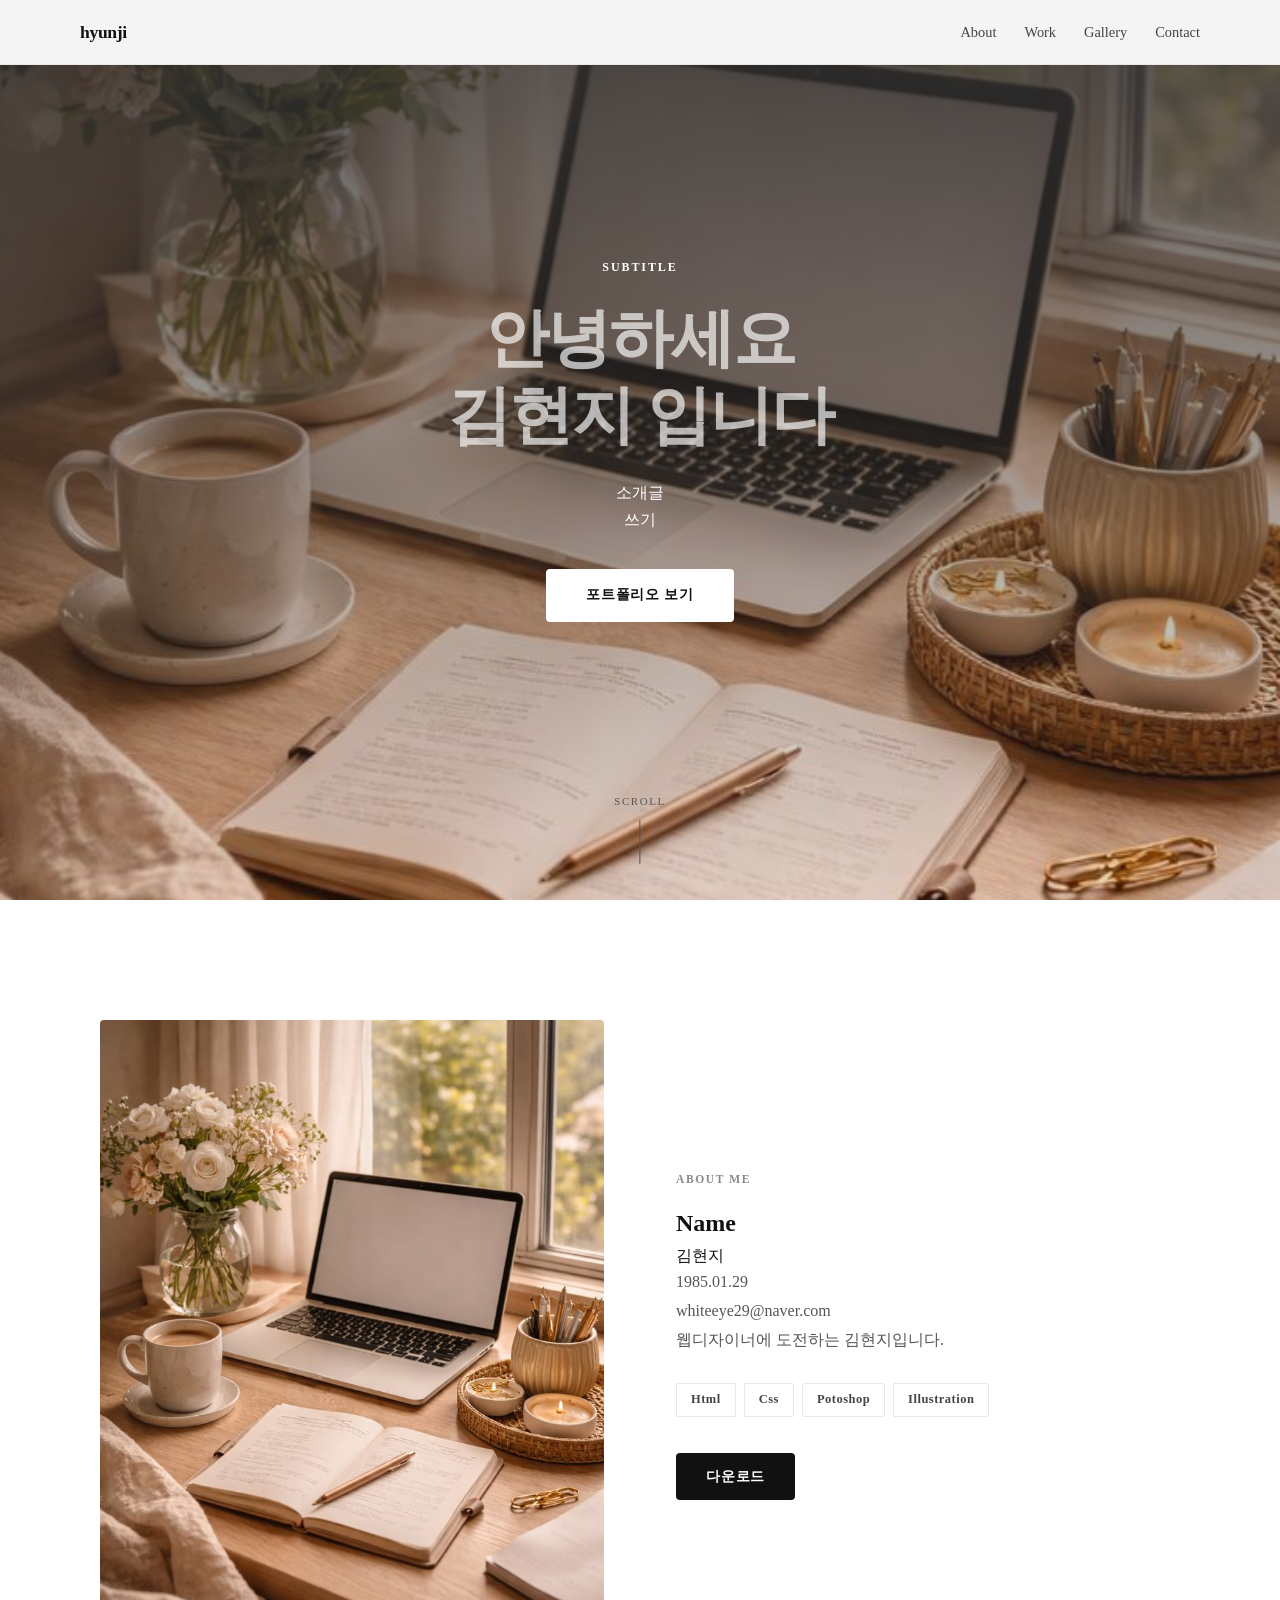
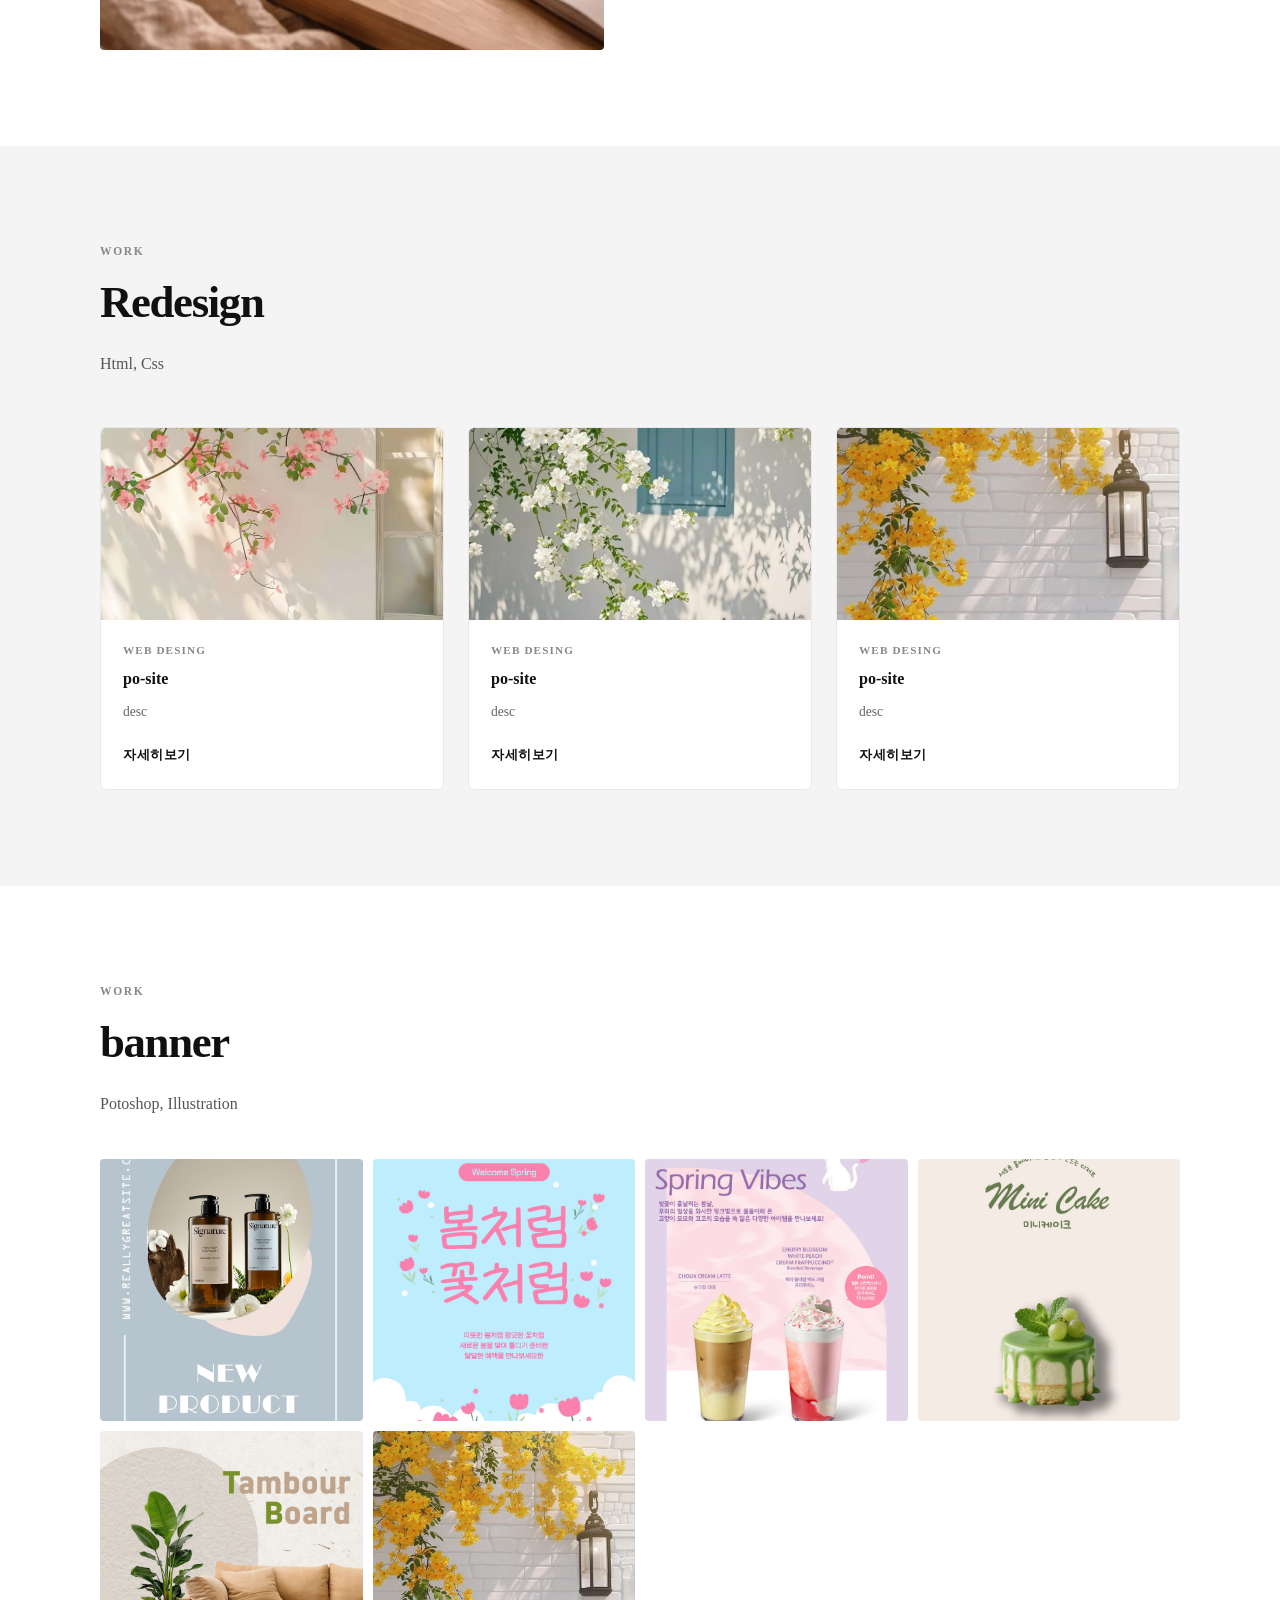
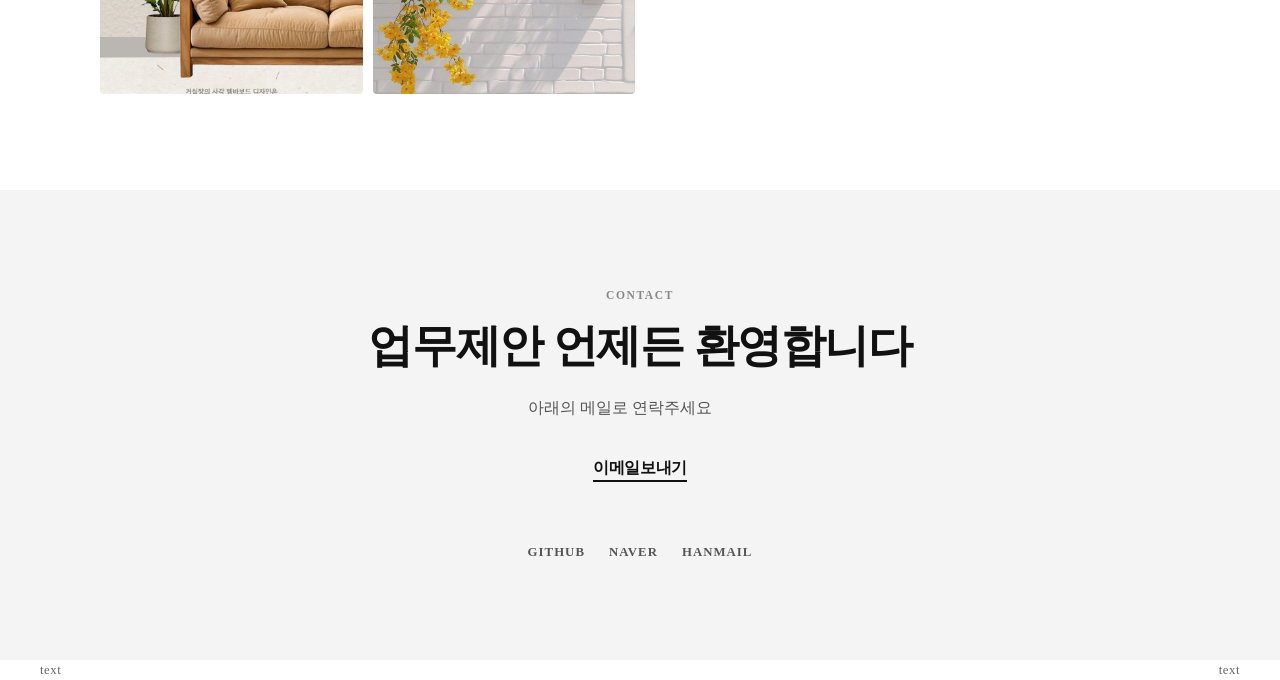
<file: index.html>
<!DOCTYPE html>
<html lang="ko">
<head>
    <meta charset="UTF-8">
    <meta name="viewport" content="width=device-width, initial-scale=1.0">
    <title>portfolio</title>
    <link rel="stylesheet" href="./final.css">
</head>
<body>
    <nav>
        <div class="nav-inner">
            <a href="#" class="logo">hyunji</a>

            <ul class="menu">
                <li><a href="#">About</a></li>
                <li><a href="#">Work</a></li>
                <li><a href="#">Gallery</a></li>
                <li><a href="#">Contact</a></li>
            </ul>

            <button class="hamburger" id="navBtn" aria-label="메뉴">
                <span></span><span></span><span></span>
            </button>
        </div>
        
        <ul class="mobile-menu" id="mobileMenu">
            <li><a href="#" onclick="closeMenu()">About</a></li>
            <li><a href="#" onclick="closeMenu()">Work</a></li>
            <li><a href="#" onclick="closeMenu()">Gallery</a></li>
            <li><a href="#" onclick="closeMenu()">Contact</a></li>
        </ul>
    </nav>

    <script>
        const hamburger = document.getElementById('navBtn');
        const mobileMenu = document.getElementById('mobileMenu');

        hamburger.addEventListener('click',() =>{
            hamburger.classList.toggle('open');
            mobileMenu.classList.toggle('open');
        })

        function closeMenu(){
            hamburger.classList.remove('open');
            mobileMenu.classList.remove('open');
        }
    </script>

    <!-- hero -->
    <section class="hero">
        <div class="hero-tag">subtitle</div>
        <h1 class="hero-title">안녕하세요<br>김현지 입니다</h1>
        <p class="hero-sub">
            소개글<br> 쓰기
        </p>
        <a href="#" class="hero-btn">포트폴리오 보기</a>
            <div class="scroll-hint">SCROLL</div>
    </section>

    <!-- about -->
    <section class="section" id="about">
        <div class="about-inner">
            <img class="about-photo" src="./images/main-image.jpg" alt="프로필사진">
            <div>
                <div class="section-tag">About Me</div>
                <div class="about-group">
                    <h2 class="about-title">Name</h2>
                    <p class="about-desc">김현지</p>
                </div>
                <p class="section-desc">1985.01.29</p>
                <p class="section-desc">whiteeye29@naver.com</p>
                <p class="section-desc">
                    웹디자이너에 도전하는 김현지입니다.
                </p>
                <div class="skill-list">
                    <span class="skill-tag">Html</span>
                    <span class="skill-tag">Css</span>
                    <span class="skill-tag">Potoshop</span>
                    <span class="skill-tag">Illustration</span>
                </div>

                <a href="#" class="btn">다운로드</a>
            </div>    
        </div>
    </section>

    <!-- work -->
    <section class="section" id="work">
        <div class="work-head">
            <div class="section-tag">WORK</div>
            <h2 class="section-title">Redesign</h2>
            <p class="section-desc">Html, Css</p>
        </div>    

        <div class="card-grid">
            <div class="card">
                <img src="./images/back1.jpg" alt="cardimg">
                <div class="card-body">
                    <div class="card-cat">web Desing</div>
                    <h3 class="card-title">po-site</h3>
                    <p class="card-desc">desc</p>
                    <a href="#" class="card-link">자세히보기</a>
                </div>
            </div>
            <div class="card">
                <img src="./images/back2.jpg" alt="cardimg">
                <div class="card-body">
                    <div class="card-cat">web Desing</div>
                    <h3 class="card-title">po-site</h3>
                    <p class="card-desc">desc</p>
                    <a href="#" class="card-link">자세히보기</a>
                </div>
            </div>
            <div class="card">
                <img src="./images/back3.jpg" alt="cardimg">
                <div class="card-body">
                    <div class="card-cat">web Desing</div>
                    <h3 class="card-title">po-site</h3>
                    <p class="card-desc">desc</p>
                    <a href="#" class="card-link">자세히보기</a>
                </div>
            </div>
        </div>
    </section>    

    <!-- gallery -->
    <section class="section" id="gallery">
        <div class="gallery-head">
            <div class="section-tag">WORK</div>
            <h2 class="section-title">banner</h2>
            <p class="section-desc">Potoshop, Illustration</p>
        </div>

        <div class="gallery-grid">
            <div class="g-item">
                <img src="./images/03.24 01.jpg" alt="gimg1">
            </div>
            <div class="g-item">    
                <img src="./images/03.25.jpg" alt="gimg1">
            </div>
            <div class="g-item">
                <img src="./images/3.28 01.jpg" alt="gimg1">
            </div>
            <div class="g-item">
                <img src="./images/3.28 02.jpg" alt="gimg1">
            </div>
            <div class="g-item">    
                <img src="./images/3.29.jpg" alt="gimg1">
            </div>
            <div class="g-item">
                <img src="./images/back3.jpg" alt="gimg1">
            </div>
        </div>
    </section>

    <!-- video -->
    <!-- <section id="video">
        <div class="video-head">
            <div class="section-tag">text</div>
            <h2 class="section-title">title</h2>
            <p class="section-desc">text</p>
        </div>

        <div class="video-wrap">
            <div class="ratio-box">
                <iframe src="../03.25/ripple.mp4" title="title" frameborder="0" allowfullscreen></iframe>
            </div>
        </div>
    </section> -->

    <!-- contact -->
    <section class="section" id="contact">
        <div class="contact-inner">
            <div class="section-tag">Contact</div>
            <h2 class="section-title">업무제안 언제든 환영합니다</h2>
            <p class="section-desc">아래의 메일로 연락주세요</p>

            <a href="mailto:whiteeye29@naver.com" class="contact-email">이메일보내기</a>

            <ul class="sns-list">
                <li><a href="#">GitHub</a></li>
                <li><a href="#">Naver</a></li>
                <li><a href="#">Hanmail</a></li>
            </ul>
        </div>
    </section>

       <!-- footer -->
    <footer>
        <div class="footer-inner">
            <p>text</p>
            <p>text</p>
        </div>
    </footer>

</body>
</html>
</file>
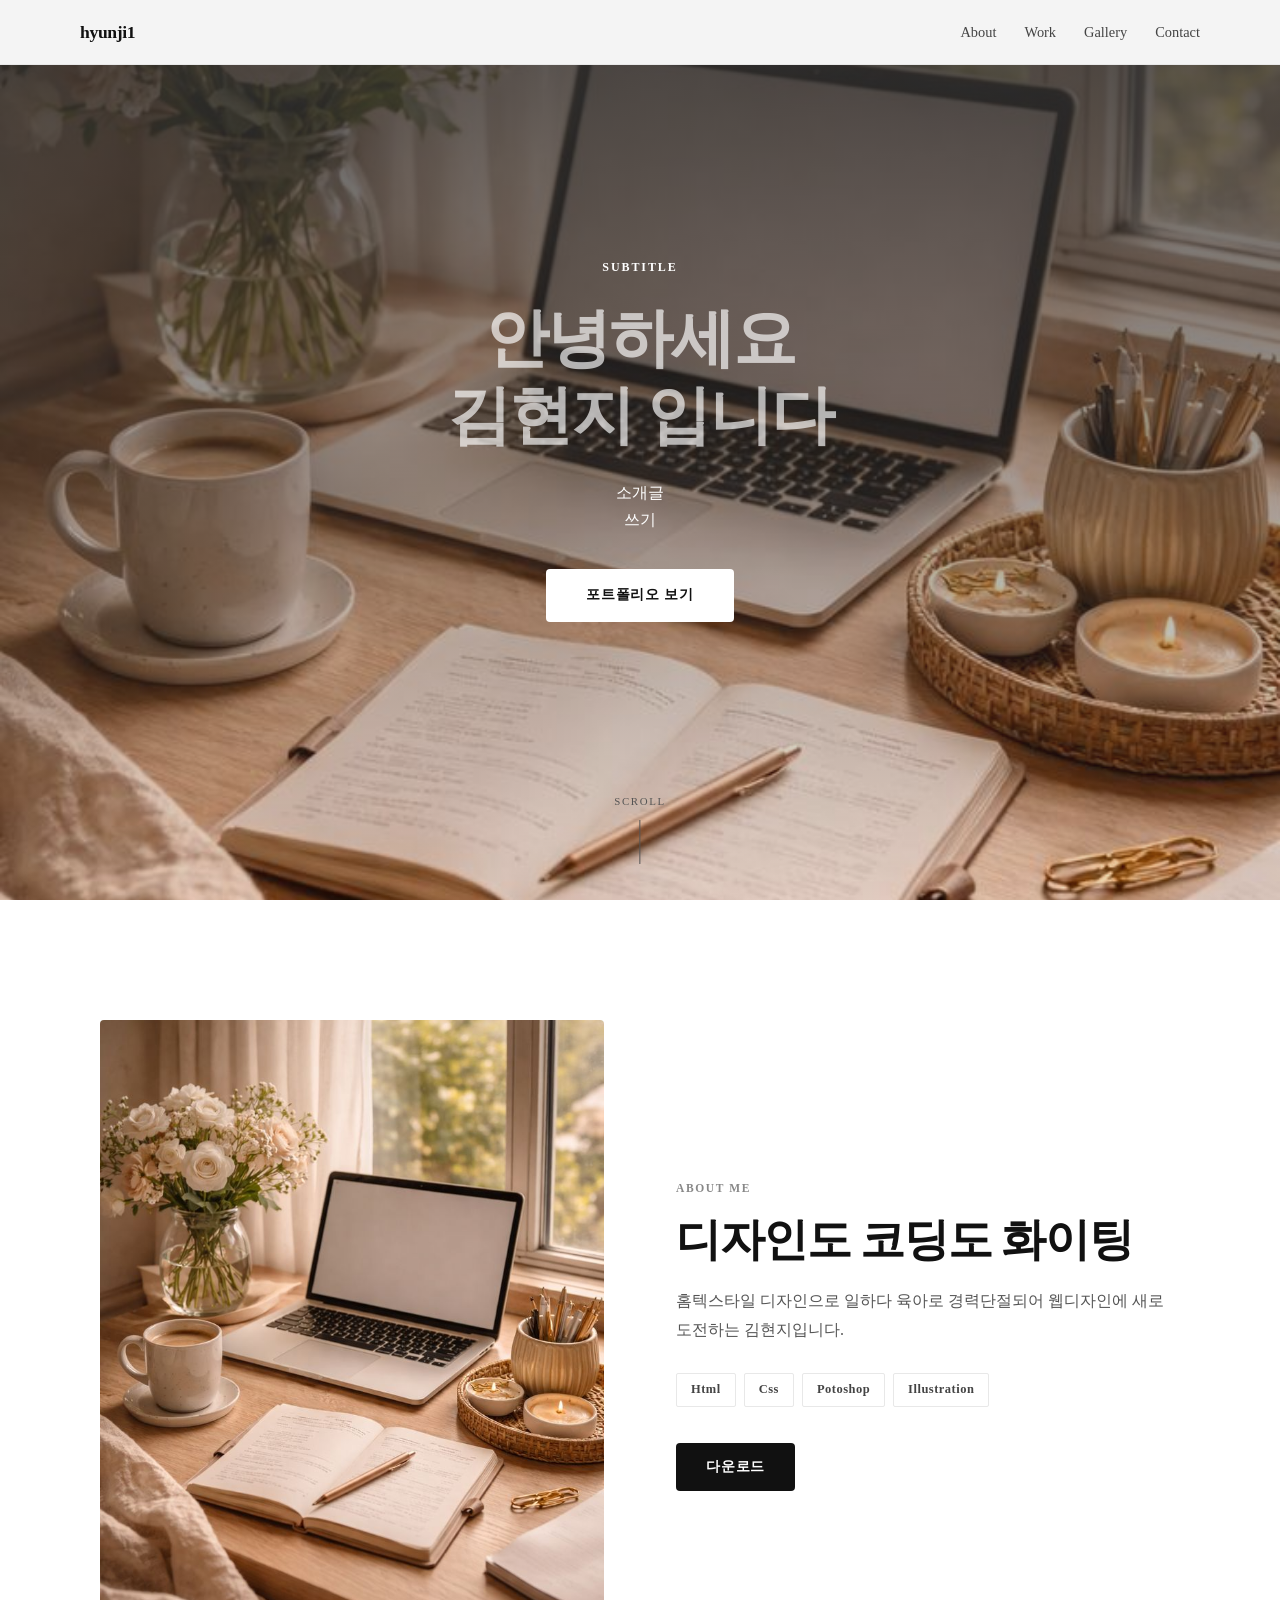
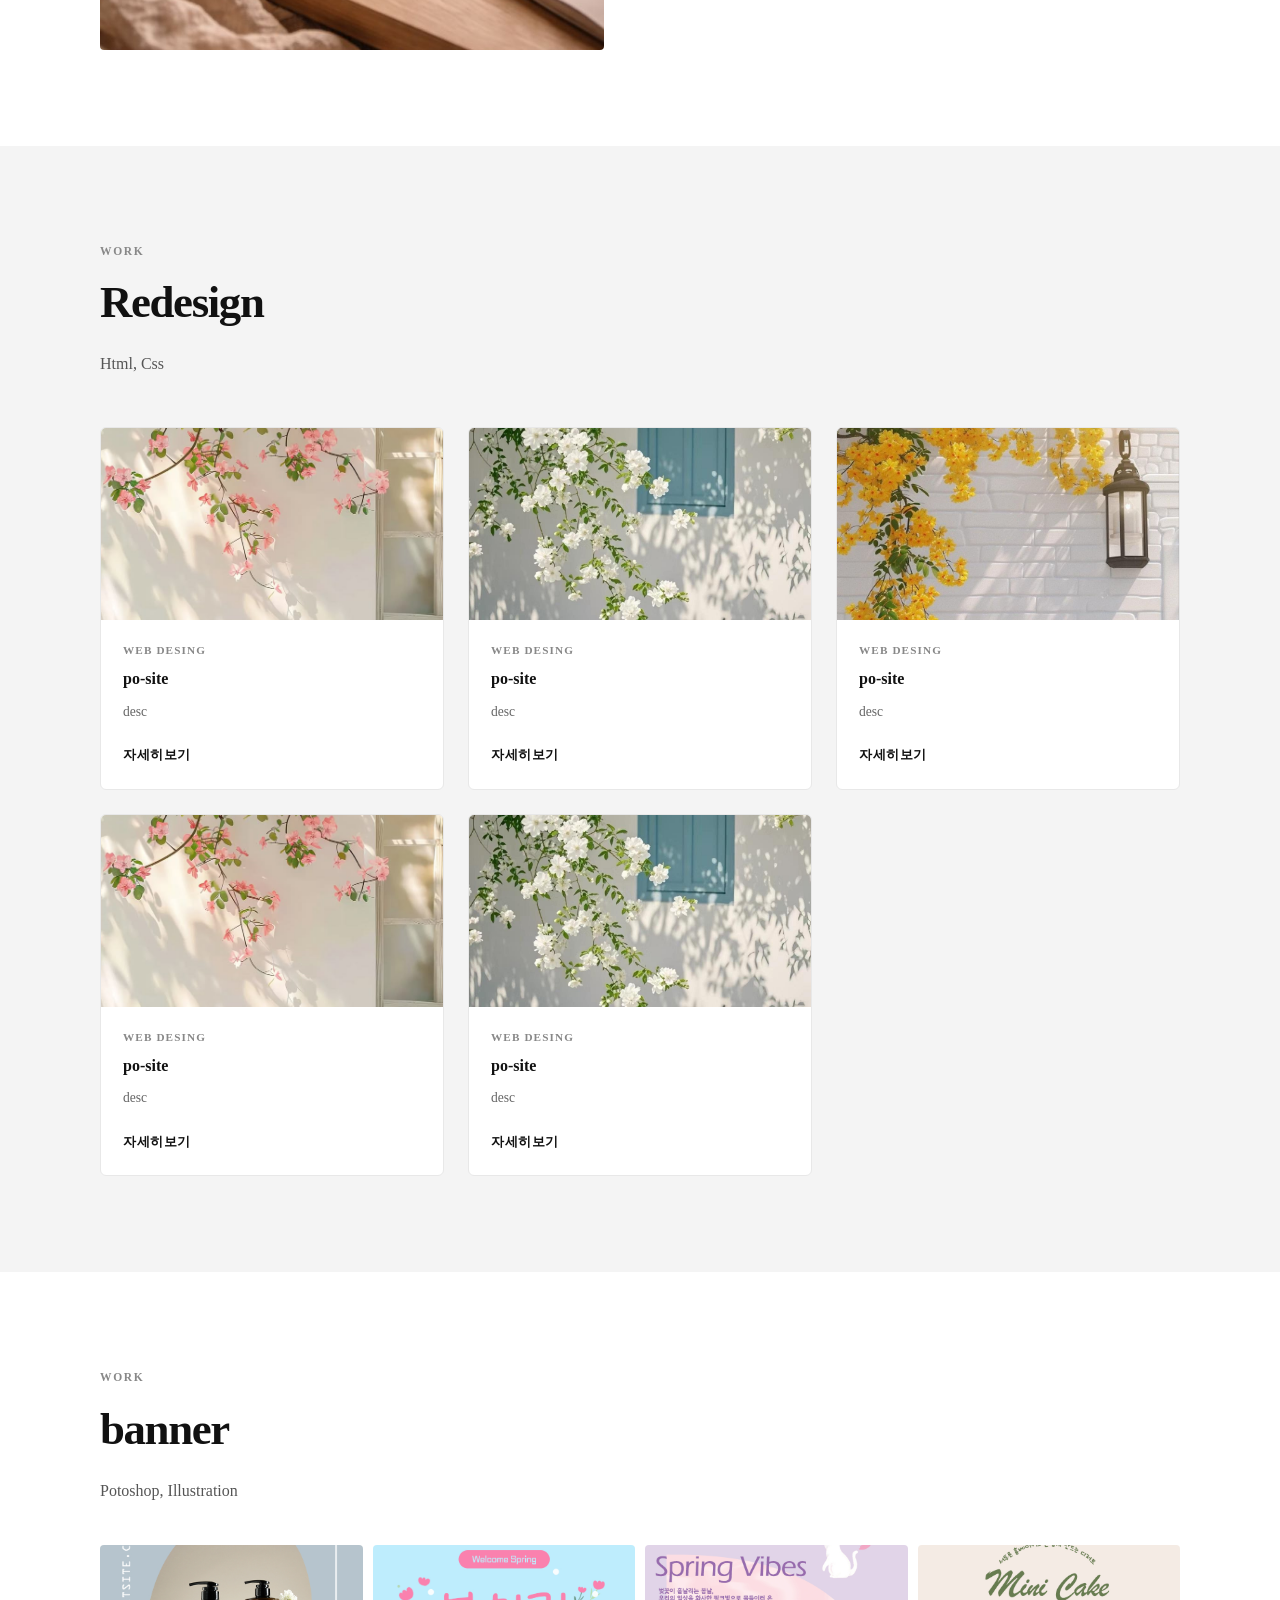
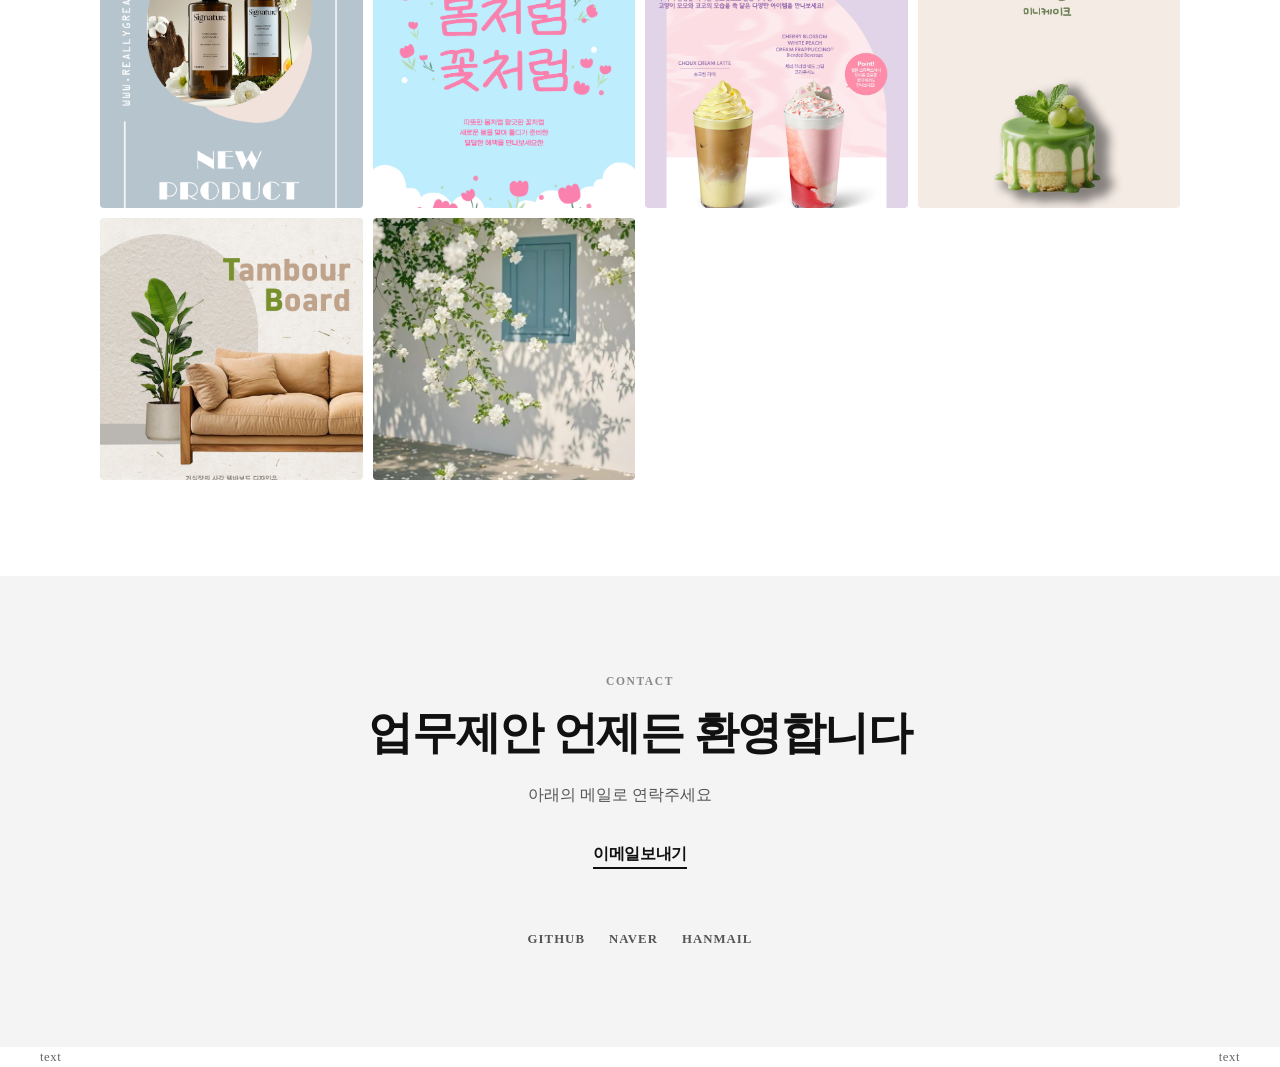
<file: index.html.html>
<!DOCTYPE html>
<html lang="ko">
<head>
    <meta charset="UTF-8">
    <meta name="viewport" content="width=device-width, initial-scale=1.0">
    <title>portfolio</title>
    <link rel="stylesheet" href="./final.css">
</head>
<body>
    <nav>
        <div class="nav-inner">
            <a href="#" class="logo">hyunji1</a>

            <ul class="menu">
                <li><a href="#">About</a></li>
                <li><a href="#">Work</a></li>
                <li><a href="#">Gallery</a></li>
                <li><a href="#">Contact</a></li>
            </ul>

            <button class="hamburger" id="navBtn" aria-label="메뉴">
                <span></span><span></span><span></span>
            </button>
        </div>
        
        <ul class="mobile-menu" id="mobileMenu">
            <li><a href="#" onclick="closeMenu()">About</a></li>
            <li><a href="#" onclick="closeMenu()">Work</a></li>
            <li><a href="#" onclick="closeMenu()">Gallery</a></li>
            <li><a href="#" onclick="closeMenu()">Contact</a></li>
        </ul>
    </nav>

    <script>
        const hamburger = document.getElementById('navBtn');
        const mobileMenu = document.getElementById('mobileMenu');

        hamburger.addEventListener('click',() =>{
            hamburger.classList.toggle('open');
            mobileMenu.classList.toggle('open');
        })

        function closeMenu(){
            hamburger.classList.remove('open');
            mobileMenu.classList.remove('open');
        }
    </script>

    <!-- hero -->
    <section class="hero">
        <div class="hero-tag">subtitle</div>
        <h1 class="hero-title">안녕하세요<br>김현지 입니다</h1>
        <p class="hero-sub">
            소개글<br> 쓰기
        </p>
        <a href="#" class="hero-btn">포트폴리오 보기</a>
            <div class="scroll-hint">SCROLL</div>
    </section>

    <!-- about -->
    <section class="section" id="about">
        <div class="about-inner">
            <img class="about-photo" src="./이미지/컴퓨터 이미지.jpg" alt="프로필사진">
            <div>
                <div class="section-tag">About Me</div>
                <h2 class="section-title">디자인도 코딩도 화이팅</h2>
                <p class="section-desc">
                    홈텍스타일 디자인으로 일하다 육아로 경력단절되어
                    웹디자인에 새로 도전하는 김현지입니다.
                </p>
                <div class="skill-list">
                    <span class="skill-tag">Html</span>
                    <span class="skill-tag">Css</span>
                    <span class="skill-tag">Potoshop</span>
                    <span class="skill-tag">Illustration</span>
                </div>

                <a href="#" class="btn">다운로드</a>
            </div>    
        </div>
    </section>

    <!-- work -->
    <section class="section" id="work">
        <div class="work-head">
            <div class="section-tag">WORK</div>
            <h2 class="section-title">Redesign</h2>
            <p class="section-desc">Html, Css</p>
        </div>    

        <div class="card-grid">
            <div class="card">
                <img src="./이미지/배경1.jpg" alt="cardimg">
                <div class="card-body">
                    <div class="card-cat">web Desing</div>
                    <h3 class="card-title">po-site</h3>
                    <p class="card-desc">desc</p>
                    <a href="#" class="card-link">자세히보기</a>
                </div>
            </div>
            <div class="card">
                <img src="./이미지/배경2.jpg" alt="cardimg">
                <div class="card-body">
                    <div class="card-cat">web Desing</div>
                    <h3 class="card-title">po-site</h3>
                    <p class="card-desc">desc</p>
                    <a href="#" class="card-link">자세히보기</a>
                </div>
            </div>
            <div class="card">
                <img src="./이미지/배경3.jpg" alt="cardimg">
                <div class="card-body">
                    <div class="card-cat">web Desing</div>
                    <h3 class="card-title">po-site</h3>
                    <p class="card-desc">desc</p>
                    <a href="#" class="card-link">자세히보기</a>
                </div>
            </div>
            <div class="card">
                <img src="./이미지/배경1.jpg" alt="cardimg">
                <div class="card-body">
                    <div class="card-cat">web Desing</div>
                    <h3 class="card-title">po-site</h3>
                    <p class="card-desc">desc</p>
                    <a href="#" class="card-link">자세히보기</a>
                </div>
            </div>
            <div class="card">
                <img src="./이미지/배경2.jpg" alt="cardimg">
                <div class="card-body">
                    <div class="card-cat">web Desing</div>
                    <h3 class="card-title">po-site</h3>
                    <p class="card-desc">desc</p>
                    <a href="#" class="card-link">자세히보기</a>
                </div>
            </div>
        </div>
    </section>    

    <!-- gallery -->
    <section class="section" id="gallery">
        <div class="gallery-head">
            <div class="section-tag">WORK</div>
            <h2 class="section-title">banner</h2>
            <p class="section-desc">Potoshop, Illustration</p>
        </div>

        <div class="gallery-grid">
            <div class="g-item">
                <img src="./이미지/03.24 01.jpg" alt="gimg1">
            </div>
            <div class="g-item">    
                <img src="./이미지/03.25.jpg" alt="gimg1">
            </div>
            <div class="g-item">
                <img src="./이미지/3.28 01.jpg" alt="gimg1">
            </div>
            <div class="g-item">
                <img src="./이미지/3.28 02.jpg" alt="gimg1">
            </div>
            <div class="g-item">    
                <img src="./이미지/3.29.jpg" alt="gimg1">
            </div>
            <div class="g-item">
                <img src="./이미지/배경2.jpg" alt="gimg1">
            </div>
        </div>
    </section>

    <!-- video -->
    <!-- <section id="video">
        <div class="video-head">
            <div class="section-tag">text</div>
            <h2 class="section-title">title</h2>
            <p class="section-desc">text</p>
        </div>

        <div class="video-wrap">
            <div class="ratio-box">
                <iframe src="../03.25/ripple.mp4" title="title" frameborder="0" allowfullscreen></iframe>
            </div>
        </div>
    </section> -->

    <!-- contact -->
    <section class="section" id="contact">
        <div class="contact-inner">
            <div class="section-tag">Contact</div>
            <h2 class="section-title">업무제안 언제든 환영합니다</h2>
            <p class="section-desc">아래의 메일로 연락주세요</p>

            <a href="mailto:whiteeye29@naver.com" class="contact-email">이메일보내기</a>

            <ul class="sns-list">
                <li><a href="#">GitHub</a></li>
                <li><a href="#">Naver</a></li>
                <li><a href="#">Hanmail</a></li>
            </ul>
        </div>
    </section>

       <!-- footer -->
    <footer>
        <div class="footer-inner">
            <p>text</p>
            <p>text</p>
        </div>
    </footer>

</body>
</html>
</file>
<file: final.css>
* {
    margin: 0;
    padding: 0;
    box-sizing: border-box;
}

:root {
    --black: #111111;
    --white: #ffffff;
    --grey: #f4f4f4;
    --mid: #888888;
    --border: #e8e8e8;
    --radius: 4px
}

html {
    scroll-behavior: smooth;
}

body {
    font-family: 'pretendard', 'san-serif', 'Noto Sans KR';
    background: var(--white);
    color: var(--black);
    line-height: 1.6;
}

img {
    display: block;
    max-width: 100%;
}

a {
    text-decoration: none;
    color: inherit;
}

.section {
    padding: 96px 40px;
}

.section-tag {
    font-size: 0.72rem;
    font-weight: 700;
    letter-spacing: 0.14em;
    text-transform: uppercase;
    color: var(--mid);
    margin-bottom: 16px;
}

.section-title {
    font-size: clamp(1.8rem, 3.5vw, 2.8rem);
    font-weight: 700;
    letter-spacing: -0.03em;
    line-height: 1.2;
    margin-bottom: 20px;
}

.section-desc {
    font-size: 1rem;
    color: #555;
    max-width: 520px;
    line-height: 1.8;
}

/* nav */
nav {
    position: fixed;
    top: 0;
    left: 0;
    right: 0;
    z-index: 100;
    background: #f4f4f4;
    border-bottom: 1px solid var(--border);
}

.nav-inner {
    max-width: 1200px;
    margin: 0 auto;
    display: flex;
    justify-content: space-between;
    align-items: center;
    height: 64px;
    padding: 0 40px;
}

.logo {
    font-size: 1.1rem;
    font-weight: 700;
    letter-spacing: -0.02em;
}

.menu {
    display: flex;
    gap: 28px;
    list-style: none;
}

.menu a {
    font-size: 0.9rem;
    color: #444;
    transition: color 0.2s;
}

.menu a:hover {
    color: var(--black);
}

.hamburger {
    display: none;
    flex-direction: column;
    gap: 5px;
    background: none;
    border: none;
    cursor: pointer;
    padding: 4px;
}

.hamburger span {
    display: block;
    width: 22px;
    height: 1.5px;
    background: var(--black);
    transition: all 0.3s;
}

.hamburger.open span:nth-child(1) {
    transform: translateY(6.5px) rotate(45deg);
}

.hamburger.open span:nth-child(2) {
    opacity: 0;
}

.hamburger.open span:nth-child(3) {
    transform: translateY(-6.5px) rotate(-45deg);
}

.mobile-menu {
    display: none;
    flex-direction: column;
    background: var(--white);
    border: var(--border);
    border-top: 1px solid var(--border);
    padding: 20px 40px;
    gap: 20px;
    list-style: none;
}

.mobile-menu.open {
    display: flex;
}

.mobile-menu a {
    font-size: 1rem;
    color: #333;
}

.hero {
    width: 100%;
    height: 100vh;
    min-height: 560px;
    background-image: linear-gradient(#333333d8, #33333315), url(./images/main-image.jpg);
    background-size: cover;
    background-position: center;
    background-attachment: fixed;

    display: flex;
    flex-direction: column;
    justify-content: center;
    text-align: center;
    align-items: center;
    padding: 0 24px;
    position: relative;
}

.hero-tag {
    font-size: 0.75rem;
    font-weight: 600;
    letter-spacing: 0.16em;
    text-transform: uppercase;
    color: var(--white);
    margin-bottom: 24px;
}

.hero-title {
    font-size: clamp(2rem, 6vw, 4rem);
    font-weight: 700;
    letter-spacing: -0.03em;
    color: #ffffffa9;
    line-height: 1.2;
    margin-bottom: 24px;
}

.hero-sub {
    font-size: clamp(0.9rem, 2vw, 1, 1rem);
    color: #fff;
    min-width: 440px;
    line-height: 1.7;
    margin-bottom: 36px;
}

.hero-btn {
    display: inline-block;
    padding: 15px 40px;
    background: var(--white);
    color: var(--black);
    font-size: 0.875rem;
    font-weight: 700;
    letter-spacing: 0.06em;
    border-radius: var(--radius);
    transition: background 0.25s, color 0.25s, outline 0.25s;
    margin-bottom: 20px;
}

.hero-btn:hover {
    background: transparent;
    color: var(--white);
    outline: 2px solid var(--white);
}

.scroll-hint {
    position: absolute;
    bottom: 36px;
    left: 50%;
    transform: translateX(-50%);
    display: flex;
    flex-direction: column;
    align-items: center;
    gap: 10px;
    color: #555;
    font-size: 0.68rem;
    letter-spacing: 0.147em;
    animation: nudge 2.2s infinite;
}

.scroll-hint::after {
    content: '';
    width: 1px;
    height: 44px;
    background: #555;
}

@keyframes nudge {

    0%,
    100% {
        transform: translateX(-50%) translateY(0);
    }

    50% {
        transform: translateX(-50%) translateY(8px);
    }
}

/* about */
#about {
    background: var(--white);
    padding-top: 120px;
}

.about-inner {
    max-width: 1080px;
    margin: 0 auto;
    display: grid;
    grid-template-columns: 1fr 1fr;
    gap: 72px;
    align-items: center;
}

.about-photo {
    width: 100%;
    aspect-ratio: 4 / 5;
    object-fit: cover;
    border-radius: var(--radius);
}

.skill-list {
    display: flex;
    flex-wrap: wrap;
    gap: 8px;
    margin: 28px 0 36px;
}

.skill-tag {
    font-size: 0.78rem;
    font-weight: 600;
    padding: 6px 14px;
    border: 1px solid var(--border);
    border-radius: 2px;
    color: #444;
    letter-spacing: 0.04em;
}

.btn {
    display: inline-block;
    padding: 13px 30px;
    background: var(--black);
    color: var(--white);
    font-size: 0.85rem;
    font-weight: 600;
    border-radius: var(--radius);
    letter-spacing: 0.05rem;
    transition: background 0.2s;
}

.btn:hover {
    background: #333;
}

/* 카드그리드 */
#work {
    background: var(--grey);
}

.work-head {
    max-width: 1080px;
    margin: 0 auto 48px;
}

.card-grid {
    max-width: 1080px;
    margin: 0 auto;
    display: grid;
    grid-template-columns: repeat(3, 1fr);
    gap: 24px;
}

.card {
    background: var(--white);
    border-radius: 6px;
    border: 1px solid var(--border);
    overflow: hidden;
    transition: transform 0.2s, box-shadow 0.2s;
}

.card:hover {
    transform: translateY(-5px);
    box-shadow: 0 16px 40px #33333317;
}

.card img {
    width: 100%;
    aspect-ratio: 16 / 9;
    object-fit: cover;
}

.card-body {
    padding: 22px;
}

.card-cat {
    font-size: 0.7rem;
    font-weight: 700;
    letter-spacing: 0.1em;
    text-transform: uppercase;
    color: var(--mid);
    margin-bottom: 8px;
}

.card-title {
    font-size: 1rem;
    font-weight: 700;
    margin-bottom: 10px;
    line-height: 1.4em;
}

.card-desc {
    font-size: 0.85rem;
    color: #666;
    line-height: 1.65em;
    margin-bottom: 18px;
}

.card-link {
    font-size: 0.8rem;
    font-weight: 600;
    color: var(--black);
    border-radius: 1px solid var(--black);
    padding-bottom: 1px;
    letter-spacing: 0.04em;
    transition: opacity 0.2s;
}

.card-link:hover {
    opacity: 0.5;
}

#gallery {
    background: var(--white);
}

.gallery-head {
    max-width: 1080px;
    margin: 0 auto 40px;
}

.gallery-grid {
    max-width: 1080px;
    margin: 0 auto;
    display: grid;
    grid-template-columns: repeat(auto-fill, minmax(240px, 1fr));
    gap: 10px;
}
.g-item{
    border-radius: var(--radius);
    overflow: hidden;
}
.g-item img{
    width: 100%;
    aspect-ratio: 1 / 1;
    object-fit: cover;
    transition: transform 0.4s ease;
}
.g-item:hover img{
    transform: scale(1.06);
}

#video{
    background: var(--black);
    padding: 96px 40px;
}
.video-head{
    max-width: 1080px;
    margin: 0 auto 40px;
}
.video-head .section-tag{
    color: #ffffffc5;
}
.video-head .section-title{
    color: var(--white);
}
.video-head .section-desc{
    color: var(#ffffffe5);
}
.ratio-box{
    position: relative;
    width: 50%;
    margin: 0 auto;
    padding-top: 56.25%;
    background: #222;
    border-radius: 6px;
    overflow: hidden;
}
.ratio-box iframe{
    position: absolute;
    top: 0;
    left: 0;
    width: 100%;
    height: 100%;
}
/* 현지가 한거 */
/* #contact{
    display: flex;
    justify-content: center;
    align-items: center;
    text-align: center;
}
.section-desc{
    margin-bottom: 10px;
}
.contact-email{
    display: block;
    font-size: 1.2rem;
    font-weight: 700;
    letter-spacing: 0.1em;
    margin-bottom: 20px;

}
.sns-list{
    list-style: none;
    display: flex;
    justify-content: center;
    align-items: center;
    gap: 30px;
} */

#contact{
    background: var(--grey);
    text-align: center;
}
.contact-inner{
    max-width: 560px;
    margin: 0 auto;
}
.contact-email{
    display: inline-block;
    font-size: clamp(1.2rem, 2,5vw, 1.8rem);
    font-weight: 700;
    letter-spacing: -0.02em;
    margin: 32px 0;
    color: var(--black);
    border-bottom: 2px solid var(--black);
    transition: opacity 0.2s;
}
.contact-email:hover{
    opacity: 0.4;
}
.sns-list{
    display: flex;
    justify-content: center;
    gap: 24px;
    margin-top: 24px;
    list-style: none;
}
.sns-list a{
    font-size: 0.8rem;
    font-weight: 600;
    letter-spacing: 0.08em;
    color: #555;
    text-transform: uppercase;
    transition: color 0.2s;
}
.sns-list a:hover{
    color: var(--black);
}


.footer{
    background: var(--black);
    padding: 32px 40px;
}
.footer-inner{
    max-width: 1200px;
    margin: 0 auto;
    display: flex;
    justify-content: space-between;
    align-items: center;
}
.footer-inner p{
    font-size: 0.8rem;
    color: #666;
    letter-spacing: 0.04em;
}


@media (max-width:1024px){
    .section{padding: 72px 32px;}
    #video{padding: 72px 32px;}
    .nav-inner{padding: 0 32px;}
}

@media (max-width:900px){
    .card-grid{grid-template-columns: repeat(2, 1fr);}
}

@media (max-width:768px){
    .menu{display: none;}
    .hamburger{display: flex;}
    .nav-inner{padding: 0 24px;}

    .section{padding: 64px 24px;}
    #video{padding: 64px 24px;}

    .about-inner{
        grid-template-columns: 1fr;
        gap: 40px;
        text-align: center;
    }
    .about-photo{
        aspect-ratio: 3/2;
        max-width: 360px;
        margin: 0 auto;
    }
    .skill-list{display: block;}
    .footer-inner{flex-direction: column; gap: 8px; text-align: center;}
    footer{padding: 28px 24px;}
} 

@media (max-width: 560px){
    .about-inner{text-align: center;}
    .skill-list{display: block;}
    .card-grid{grid-template-columns: 1fr;}
}
</file>
